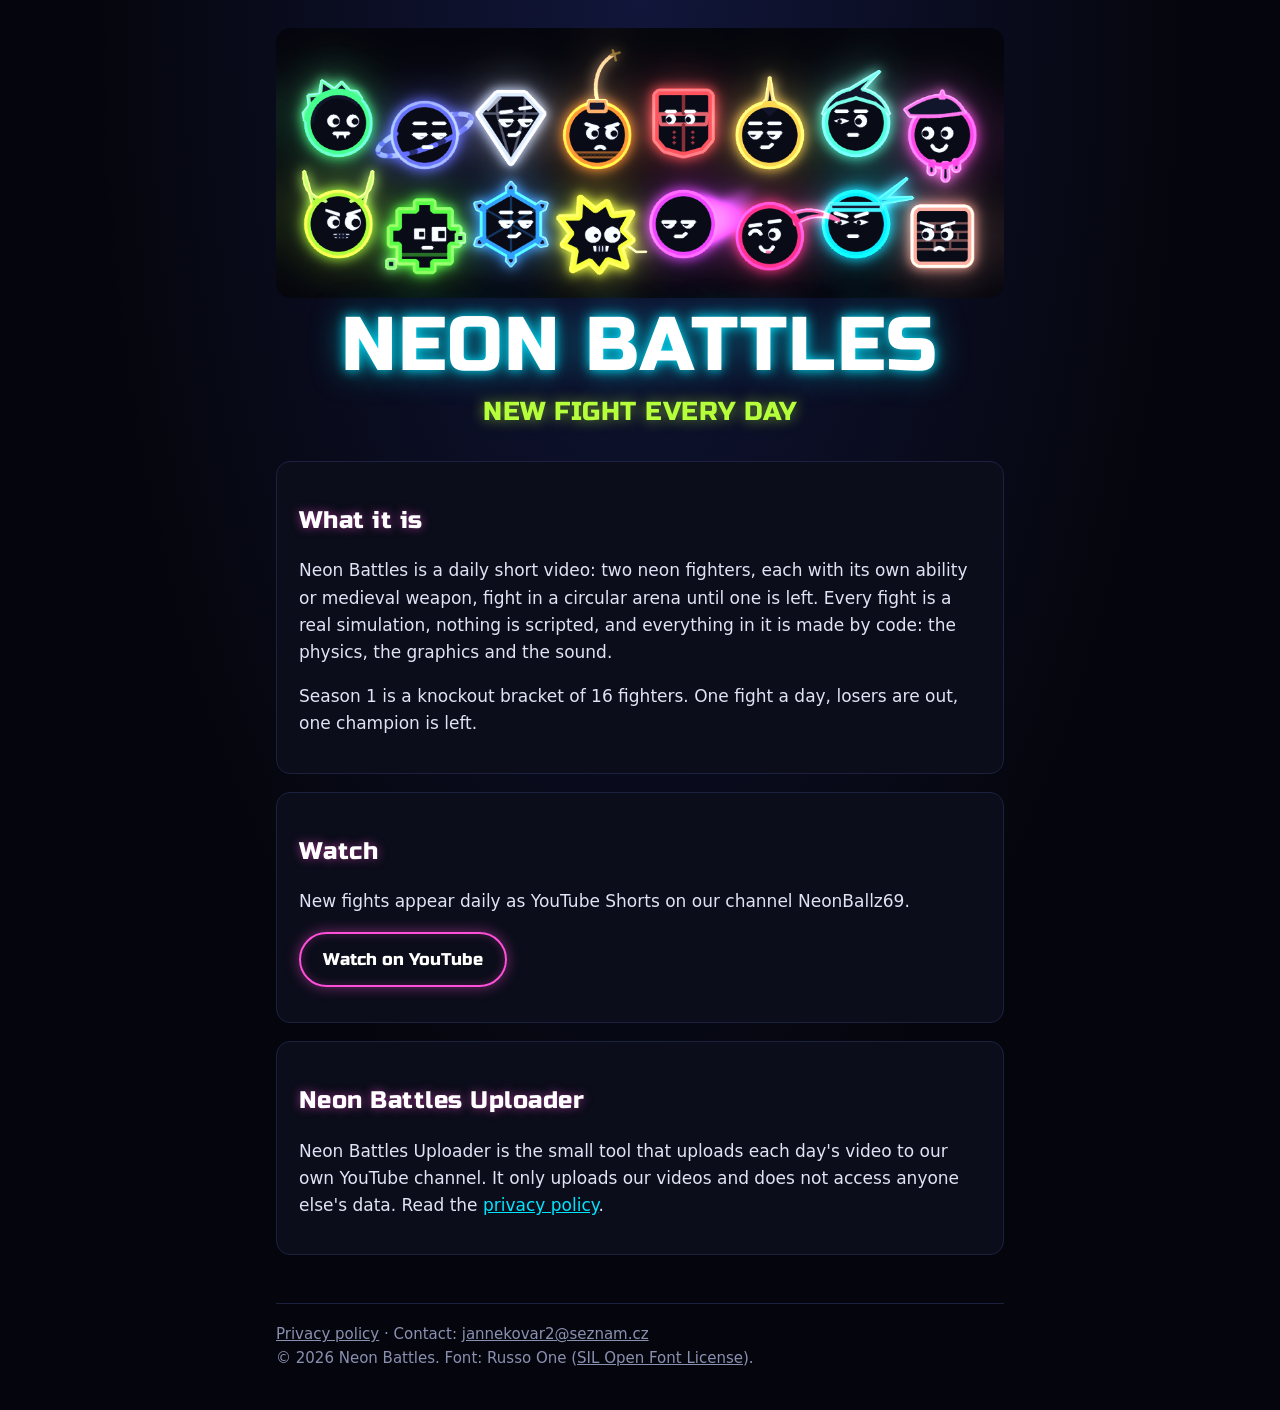
<file: index.html>
<!doctype html>
<html lang="en">
<head>
  <meta charset="utf-8">
  <meta name="viewport" content="width=device-width, initial-scale=1">
  <title>Neon Battles</title>
  <meta name="description" content="Neon Battles: a new battle simulation every day. Neon fighters with their own abilities fight in a circular arena; physics, graphics and sound are all made by code.">
  <link rel="icon" href="data:image/svg+xml,%3Csvg xmlns='http://www.w3.org/2000/svg' viewBox='0 0 64 64'%3E%3Ccircle cx='32' cy='32' r='24' fill='%2305060d' stroke='%2300e5ff' stroke-width='7'/%3E%3C/svg%3E">
  <link rel="stylesheet" href="assets/style.css">
</head>
<body>
  <main class="wrap">
    <section class="hero">
      <img src="assets/fighters.png" width="1080" height="400" alt="The 16 Neon Battles fighters: glowing round, square, spiky and gem-shaped characters">
      <h1>NEON BATTLES</h1>
      <p class="tag">NEW FIGHT EVERY DAY</p>
    </section>

    <div class="card">
      <h2>What it is</h2>
      <p>Neon Battles is a daily short video: two neon fighters, each with its own ability or medieval weapon,
        fight in a circular arena until one is left. Every fight is a real simulation, nothing is scripted,
        and everything in it is made by code: the physics, the graphics and the sound.</p>
      <p>Season 1 is a knockout bracket of 16 fighters. One fight a day, losers are out, one champion is left.</p>
    </div>

    <div class="card">
      <h2>Watch</h2>
      <p>New fights appear daily as YouTube Shorts on our channel NeonBallz69.</p>
      <p><a class="btn" href="https://www.youtube.com/channel/UC3C9p-0pdR33GzKQzttijwg">Watch on YouTube</a></p>
    </div>

    <div class="card">
      <h2>Neon Battles Uploader</h2>
      <p>Neon Battles Uploader is the small tool that uploads each day's video to our own YouTube channel.
        It only uploads our videos and does not access anyone else's data.
        Read the <a href="privacy.html">privacy policy</a>.</p>
    </div>

    <footer>
      <a href="privacy.html">Privacy policy</a> ·
      Contact: <a href="mailto:jannekovar2@seznam.cz">jannekovar2@seznam.cz</a><br>
      © 2026 Neon Battles. Font: Russo One (<a href="assets/OFL.txt">SIL Open Font License</a>).
    </footer>
  </main>
</body>
</html>
</file>
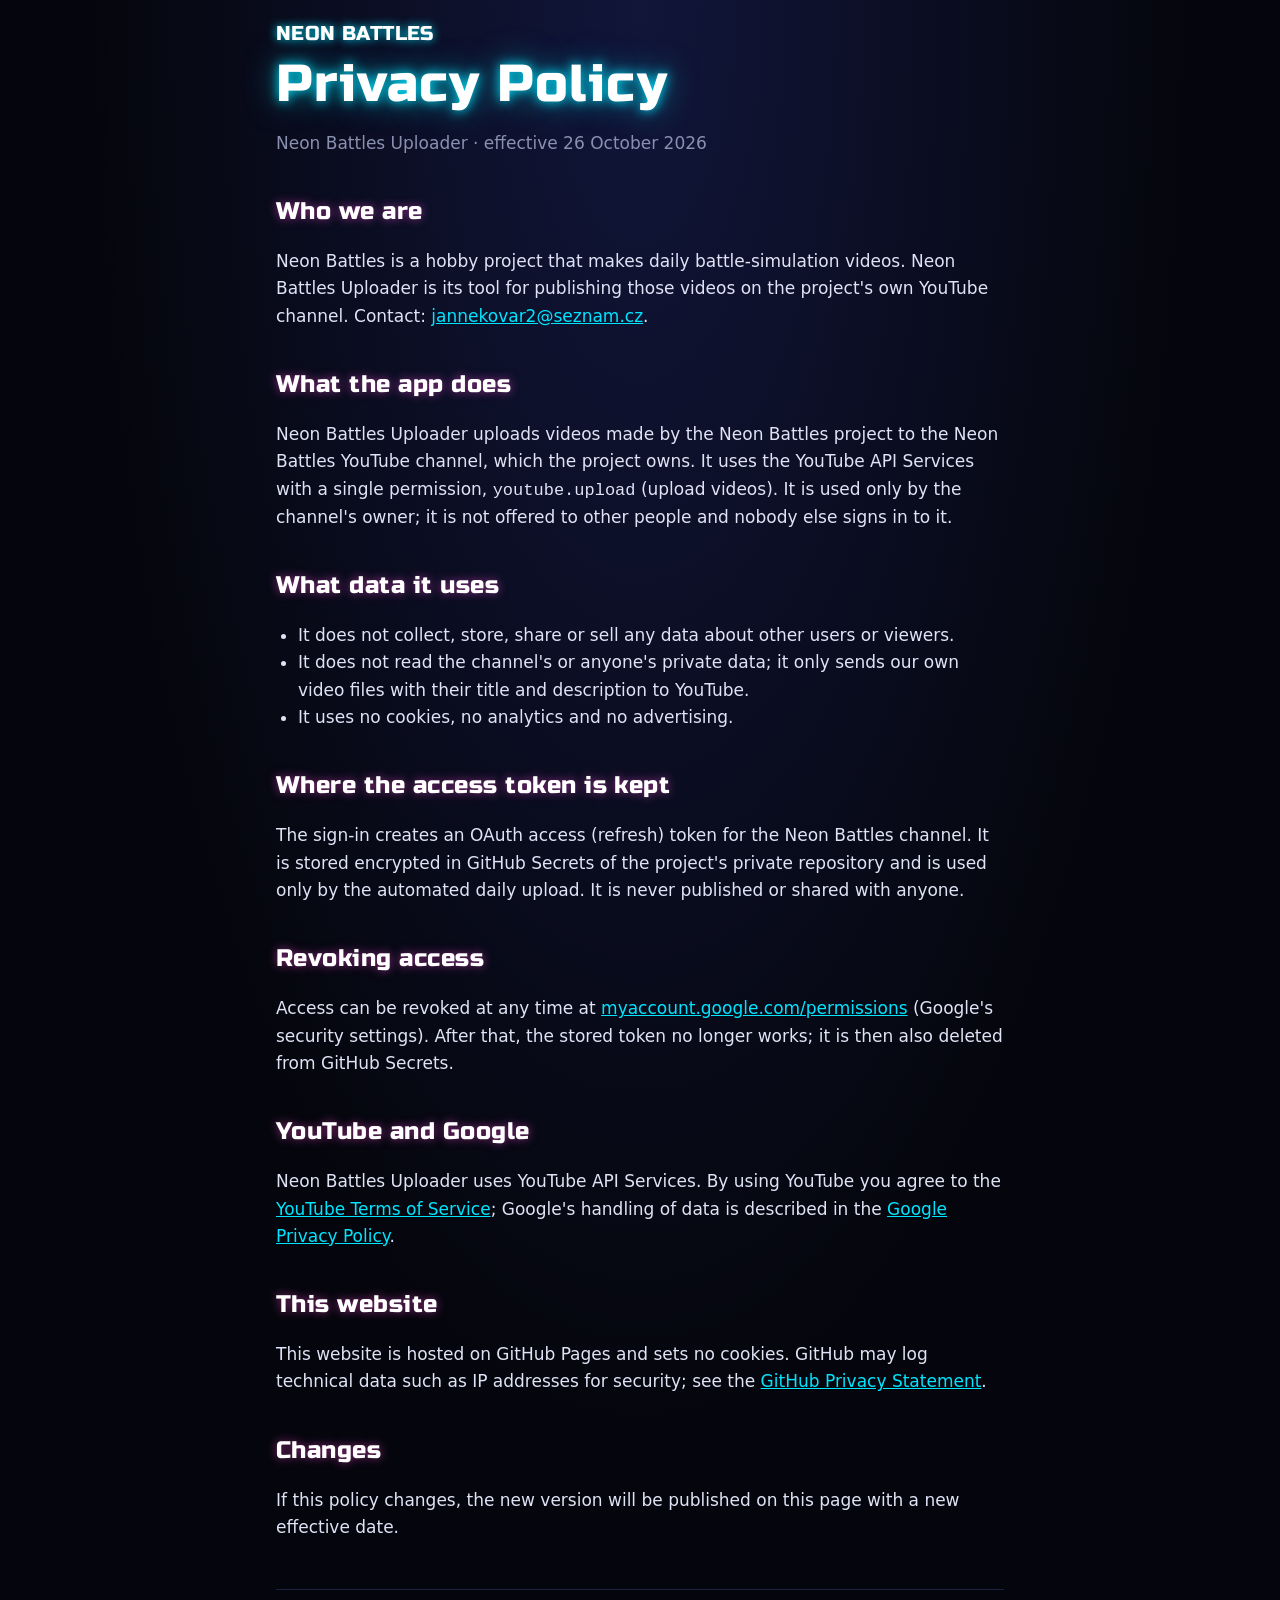
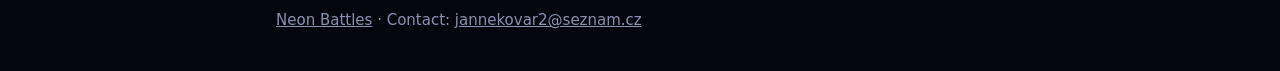
<file: privacy.html>
<!doctype html>
<html lang="en">
<head>
  <meta charset="utf-8">
  <meta name="viewport" content="width=device-width, initial-scale=1">
  <title>Privacy Policy · Neon Battles</title>
  <meta name="description" content="Privacy policy of Neon Battles Uploader, the tool that uploads Neon Battles videos to the Neon Battles YouTube channel.">
  <link rel="icon" href="data:image/svg+xml,%3Csvg xmlns='http://www.w3.org/2000/svg' viewBox='0 0 64 64'%3E%3Ccircle cx='32' cy='32' r='24' fill='%2305060d' stroke='%2300e5ff' stroke-width='7'/%3E%3C/svg%3E">
  <link rel="stylesheet" href="assets/style.css">
</head>
<body>
  <main class="wrap">
    <nav class="top"><a class="brand" href="index.html">NEON BATTLES</a></nav>

    <h1 style="font-size: clamp(32px, 8vw, 52px); text-align: left;">Privacy Policy</h1>
    <p class="muted">Neon Battles Uploader · effective 26 October 2026</p>

    <h2>Who we are</h2>
    <p>Neon Battles is a hobby project that makes daily battle-simulation videos. Neon Battles Uploader is
      its tool for publishing those videos on the project's own YouTube channel. Contact:
      <a href="mailto:jannekovar2@seznam.cz">jannekovar2@seznam.cz</a>.</p>

    <h2>What the app does</h2>
    <p>Neon Battles Uploader uploads videos made by the Neon Battles project to the Neon Battles YouTube
      channel, which the project owns. It uses the YouTube API Services with a single permission,
      <code>youtube.upload</code> (upload videos). It is used only by the channel's owner; it is not offered
      to other people and nobody else signs in to it.</p>

    <h2>What data it uses</h2>
    <ul>
      <li>It does not collect, store, share or sell any data about other users or viewers.</li>
      <li>It does not read the channel's or anyone's private data; it only sends our own video files with
        their title and description to YouTube.</li>
      <li>It uses no cookies, no analytics and no advertising.</li>
    </ul>

    <h2>Where the access token is kept</h2>
    <p>The sign-in creates an OAuth access (refresh) token for the Neon Battles channel. It is stored
      encrypted in GitHub Secrets of the project's private repository and is used only by the automated
      daily upload. It is never published or shared with anyone.</p>

    <h2>Revoking access</h2>
    <p>Access can be revoked at any time at
      <a href="https://myaccount.google.com/permissions">myaccount.google.com/permissions</a>
      (Google's security settings). After that, the stored token no longer works; it is then also deleted
      from GitHub Secrets.</p>

    <h2>YouTube and Google</h2>
    <p>Neon Battles Uploader uses YouTube API Services. By using YouTube you agree to the
      <a href="https://www.youtube.com/t/terms">YouTube Terms of Service</a>; Google's handling of data is
      described in the <a href="https://policies.google.com/privacy">Google Privacy Policy</a>.</p>

    <h2>This website</h2>
    <p>This website is hosted on GitHub Pages and sets no cookies. GitHub may log technical data such as IP
      addresses for security; see the
      <a href="https://docs.github.com/site-policy/privacy-policies/github-general-privacy-statement">GitHub
      Privacy Statement</a>.</p>

    <h2>Changes</h2>
    <p>If this policy changes, the new version will be published on this page with a new effective date.</p>

    <footer>
      <a href="index.html">Neon Battles</a> ·
      Contact: <a href="mailto:jannekovar2@seznam.cz">jannekovar2@seznam.cz</a>
    </footer>
  </main>
</body>
</html>
</file>
<file: assets/style.css>
@font-face {
  font-family: "Russo One";
  src: url("RussoOne-Regular.ttf") format("truetype");
  font-display: swap;
}

:root {
  --bg: #05060d;
  --panel: #0b0d1a;
  --line: #1c2140;
  --text: #dfe3f5;
  --muted: #8a90b0;
  --cyan: #00e5ff;
  --lime: #b6ff3b;
  --pink: #ff4fd8;
}

* { box-sizing: border-box; }

html { background: var(--bg); }

body {
  margin: 0;
  background: radial-gradient(ellipse at 50% 0%, #11163a 0%, var(--bg) 60%) no-repeat, var(--bg);
  color: var(--text);
  font: 17px/1.6 system-ui, -apple-system, "Segoe UI", Roboto, sans-serif;
  min-height: 100vh;
}

.wrap { max-width: 760px; margin: 0 auto; padding: 0 16px; }

h1, h2, .brand, .tag {
  font-family: "Russo One", system-ui, sans-serif;
  font-weight: normal;
  letter-spacing: 0.02em;
}

h1 {
  margin: 8px 0 0;
  font-size: clamp(40px, 11vw, 76px);
  line-height: 1.05;
  text-align: center;
  color: #fff;
  text-shadow: 0 0 12px var(--cyan), 0 0 32px rgba(0, 229, 255, 0.55);
}

.tag {
  text-align: center;
  color: var(--lime);
  font-size: clamp(18px, 4.6vw, 26px);
  text-shadow: 0 0 14px rgba(182, 255, 59, 0.6);
  margin: 6px 0 28px;
}

h2 {
  font-size: 24px;
  color: #fff;
  margin: 36px 0 8px;
  text-shadow: 0 0 10px rgba(255, 79, 216, 0.55);
}

.hero { padding-top: 28px; }

.hero img { display: block; width: 100%; height: auto; border-radius: 14px; }

.card {
  background: var(--panel);
  border: 1px solid var(--line);
  border-radius: 14px;
  padding: 4px 22px 18px;
  margin: 18px 0;
}

a { color: var(--cyan); }
a:hover { color: #fff; }

.btn {
  display: inline-block;
  font-family: "Russo One", system-ui, sans-serif;
  color: #fff;
  text-decoration: none;
  padding: 12px 22px;
  border: 2px solid var(--pink);
  border-radius: 999px;
  box-shadow: 0 0 14px rgba(255, 79, 216, 0.45), inset 0 0 10px rgba(255, 79, 216, 0.25);
}
.btn:hover { background: rgba(255, 79, 216, 0.15); color: #fff; }

.muted { color: var(--muted); }

ul { padding-left: 22px; }

nav.top { padding: 18px 0 0; }
nav.top a { text-decoration: none; }
.brand { color: #fff; font-size: 20px; text-shadow: 0 0 10px var(--cyan); }

footer {
  border-top: 1px solid var(--line);
  margin-top: 48px;
  padding: 18px 0 40px;
  color: var(--muted);
  font-size: 15px;
}
footer a { color: var(--muted); }
</file>
